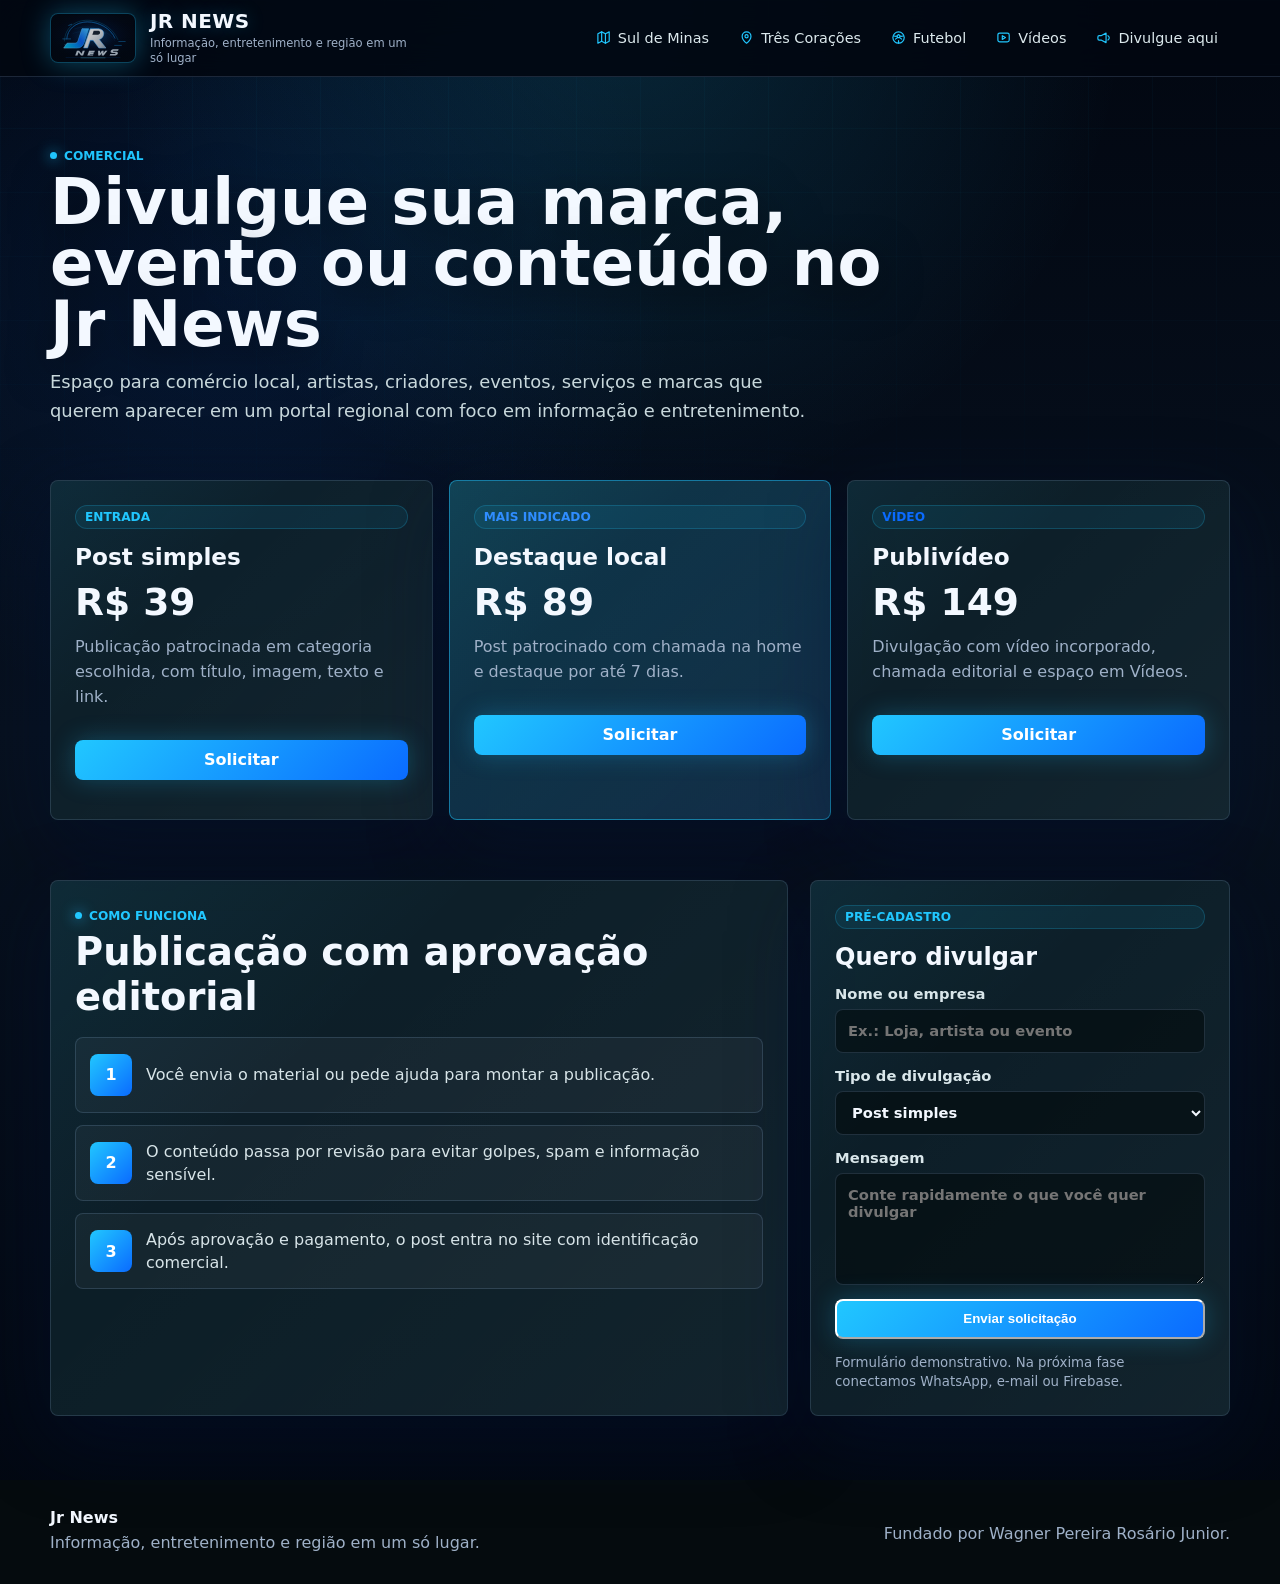
<file: divulgue.html>
<!doctype html>
<html lang="pt-BR">
  <head>
    <meta charset="UTF-8" />
    <meta name="viewport" content="width=device-width, initial-scale=1.0" />
    <title>Divulgue aqui - Jr News</title>
    <meta
      name="description"
      content="Planos comerciais do Jr News para posts patrocinados, banners, vídeos e divulgação local."
    />
    <link rel="stylesheet" href="./styles.css" />
  </head>
  <body>
    <header class="topbar">
      <div class="shell topbar__inner">
        <a class="brand" href="./index.html" aria-label="Jr News início">
          <span class="brand__mark">JR</span>
          <span>
            <strong>Jr News</strong>
            <small>Informação, entretenimento e região em um só lugar</small>
          </span>
        </a>
        <nav class="nav" aria-label="Menu principal">
          <a href="./sul-de-minas.html">Sul de Minas</a>
          <a href="./tres-coracoes.html">Três Corações</a>
          <a href="./futebol.html">Futebol</a>
          <a href="./videos.html">Vídeos</a>
          <a href="./divulgue.html">Divulgue aqui</a>
        </nav>
        <button class="menu-button" type="button" aria-label="Abrir menu" data-menu-button>
          <span></span><span></span><span></span>
        </button>
      </div>
    </header>

    <main>
      <section class="page-hero shell">
        <span class="eyebrow">Comercial</span>
        <h1>Divulgue sua marca, evento ou conteúdo no Jr News</h1>
        <p>
          Espaço para comércio local, artistas, criadores, eventos, serviços e marcas
          que querem aparecer em um portal regional com foco em informação e entretenimento.
        </p>
      </section>

      <section class="shell pricing-grid">
        <article class="price-card">
          <span class="tag">Entrada</span>
          <h2>Post simples</h2>
          <strong>R$ 39</strong>
          <p>Publicação patrocinada em categoria escolhida, com título, imagem, texto e link.</p>
          <a class="button button--primary" href="#solicitar">Solicitar</a>
        </article>
        <article class="price-card price-card--featured">
          <span class="tag tag--green">Mais indicado</span>
          <h2>Destaque local</h2>
          <strong>R$ 89</strong>
          <p>Post patrocinado com chamada na home e destaque por até 7 dias.</p>
          <a class="button button--primary" href="#solicitar">Solicitar</a>
        </article>
        <article class="price-card">
          <span class="tag tag--blue">Vídeo</span>
          <h2>Publivídeo</h2>
          <strong>R$ 149</strong>
          <p>Divulgação com vídeo incorporado, chamada editorial e espaço em Vídeos.</p>
          <a class="button button--primary" href="#solicitar">Solicitar</a>
        </article>
      </section>

      <section class="shell commercial-layout">
        <div class="info-panel">
          <div class="section-heading">
            <span>Como funciona</span>
            <h2>Publicação com aprovação editorial</h2>
          </div>
          <div class="steps-list">
            <article><strong>1</strong><span>Você envia o material ou pede ajuda para montar a publicação.</span></article>
            <article><strong>2</strong><span>O conteúdo passa por revisão para evitar golpes, spam e informação sensível.</span></article>
            <article><strong>3</strong><span>Após aprovação e pagamento, o post entra no site com identificação comercial.</span></article>
          </div>
        </div>

        <form class="contact-card" id="solicitar">
          <span class="tag">Pré-cadastro</span>
          <h2>Quero divulgar</h2>
          <label>
            Nome ou empresa
            <input type="text" placeholder="Ex.: Loja, artista ou evento" />
          </label>
          <label>
            Tipo de divulgação
            <select>
              <option>Post simples</option>
              <option>Destaque local</option>
              <option>Publivídeo</option>
              <option>Pacote mensal</option>
            </select>
          </label>
          <label>
            Mensagem
            <textarea placeholder="Conte rapidamente o que você quer divulgar"></textarea>
          </label>
          <button class="button button--primary" type="button">Enviar solicitação</button>
          <small>Formulário demonstrativo. Na próxima fase conectamos WhatsApp, e-mail ou Firebase.</small>
        </form>
      </section>
    </main>

    <footer class="footer">
      <div class="shell footer__inner">
        <div><strong>Jr News</strong><p>Informação, entretenimento e região em um só lugar.</p></div>
        <p>Fundado por Wagner Pereira Rosário Junior.</p>
      </div>
    </footer>
    <script src="./script.js"></script>
  </body>
</html>
</file>
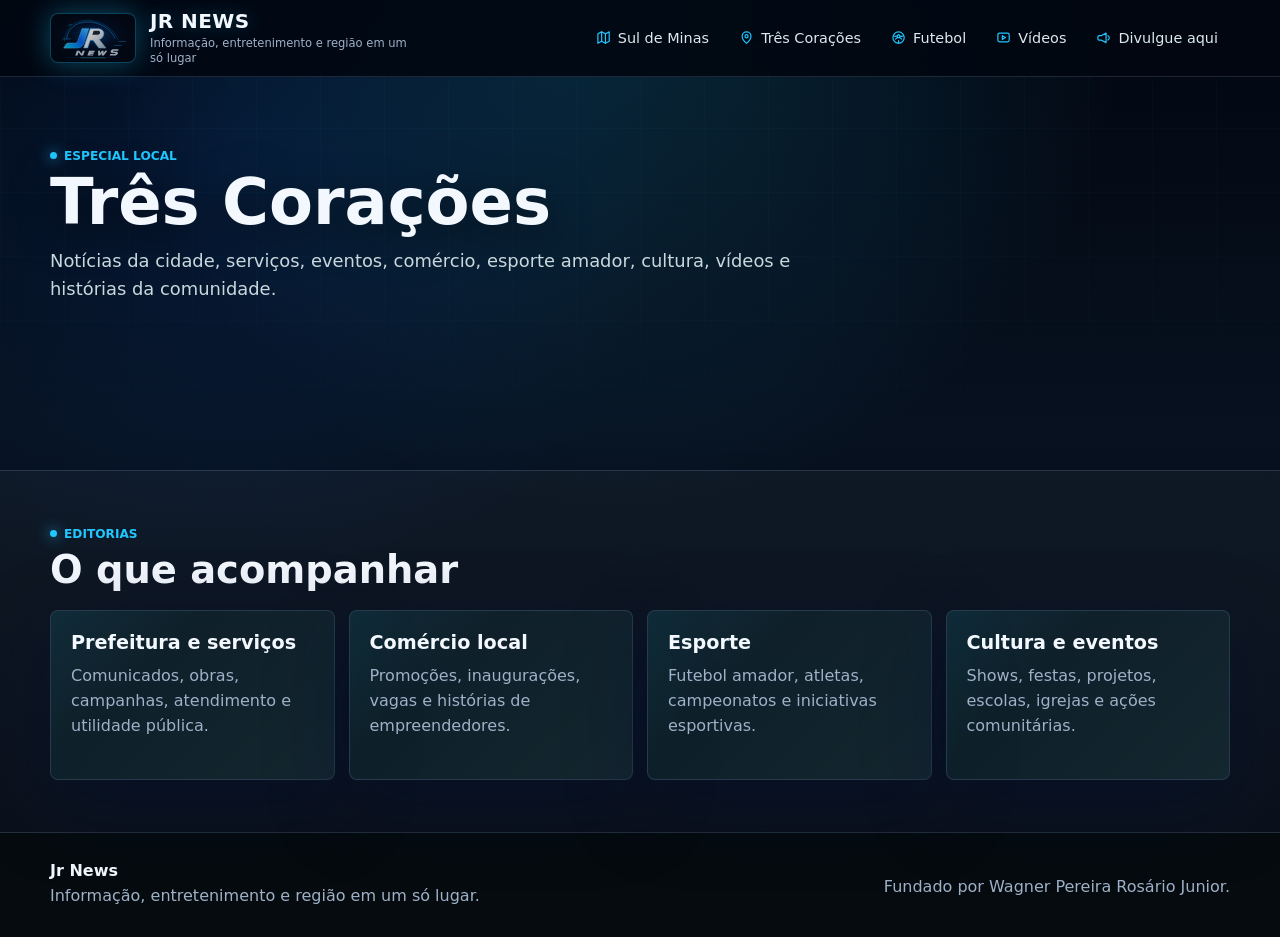
<file: tres-coracoes.html>
<!doctype html>
<html lang="pt-BR">
  <head>
    <meta charset="UTF-8" />
    <meta name="viewport" content="width=device-width, initial-scale=1.0" />
    <title>Três Corações - Jr News</title>
    <meta name="description" content="Cobertura de Três Corações no Jr News." />
    <link rel="stylesheet" href="./styles.css" />
  </head>
  <body>
    <header class="topbar">
      <div class="shell topbar__inner">
        <a class="brand" href="./index.html" aria-label="Jr News início"><span class="brand__mark">JR</span><span><strong>Jr News</strong><small>Informação, entretenimento e região em um só lugar</small></span></a>
        <nav class="nav" aria-label="Menu principal"><a href="./sul-de-minas.html">Sul de Minas</a><a href="./tres-coracoes.html">Três Corações</a><a href="./futebol.html">Futebol</a><a href="./videos.html">Vídeos</a><a href="./divulgue.html">Divulgue aqui</a></nav>
        <button class="menu-button" type="button" aria-label="Abrir menu" data-menu-button><span></span><span></span><span></span></button>
      </div>
    </header>
    <main>
      <section class="page-hero shell">
        <span class="eyebrow">Especial local</span>
        <h1>Três Corações</h1>
        <p>Notícias da cidade, serviços, eventos, comércio, esporte amador, cultura, vídeos e histórias da comunidade.</p>
      </section>
      <section class="shell category-section">
        <div class="cards-three" data-content-list="Três Corações" data-content-layout="card" data-content-limit="6">
          <a class="story-card" href="./materia-tres-coracoes.html"><img src="https://images.unsplash.com/photo-1518005020951-eccb494ad742?auto=format&fit=crop&w=720&q=80" alt="Cidade iluminada" /><div><span class="tag">Matéria</span><h3>Três Corações ganha espaço fixo no Jr News</h3></div></a>
          <article class="story-card story-card--text"><span class="tag tag--green">Serviço</span><h3>Agenda local terá eventos, vagas e comunicados úteis</h3><p>Bloco pensado para reunir informações práticas para moradores.</p></article>
          <article class="story-card story-card--text"><span class="tag tag--blue">Comunidade</span><h3>Moradores poderão sugerir pautas e enviar fotos</h3><p>Na próxima fase, o envio será feito por formulário ou WhatsApp.</p></article>
        </div>
      </section>
      <section class="regional-band"><div class="shell"><div class="section-heading"><span>Editorias</span><h2>O que acompanhar</h2></div><div class="city-grid"><article><h3>Prefeitura e serviços</h3><p>Comunicados, obras, campanhas, atendimento e utilidade pública.</p></article><article><h3>Comércio local</h3><p>Promoções, inaugurações, vagas e histórias de empreendedores.</p></article><article><h3>Esporte</h3><p>Futebol amador, atletas, campeonatos e iniciativas esportivas.</p></article><article><h3>Cultura e eventos</h3><p>Shows, festas, projetos, escolas, igrejas e ações comunitárias.</p></article></div></div></section>
    </main>
    <footer class="footer"><div class="shell footer__inner"><div><strong>Jr News</strong><p>Informação, entretenimento e região em um só lugar.</p></div><p>Fundado por Wagner Pereira Rosário Junior.</p></div></footer>
    <script src="./script.js"></script>
  </body>
</html>
</file>
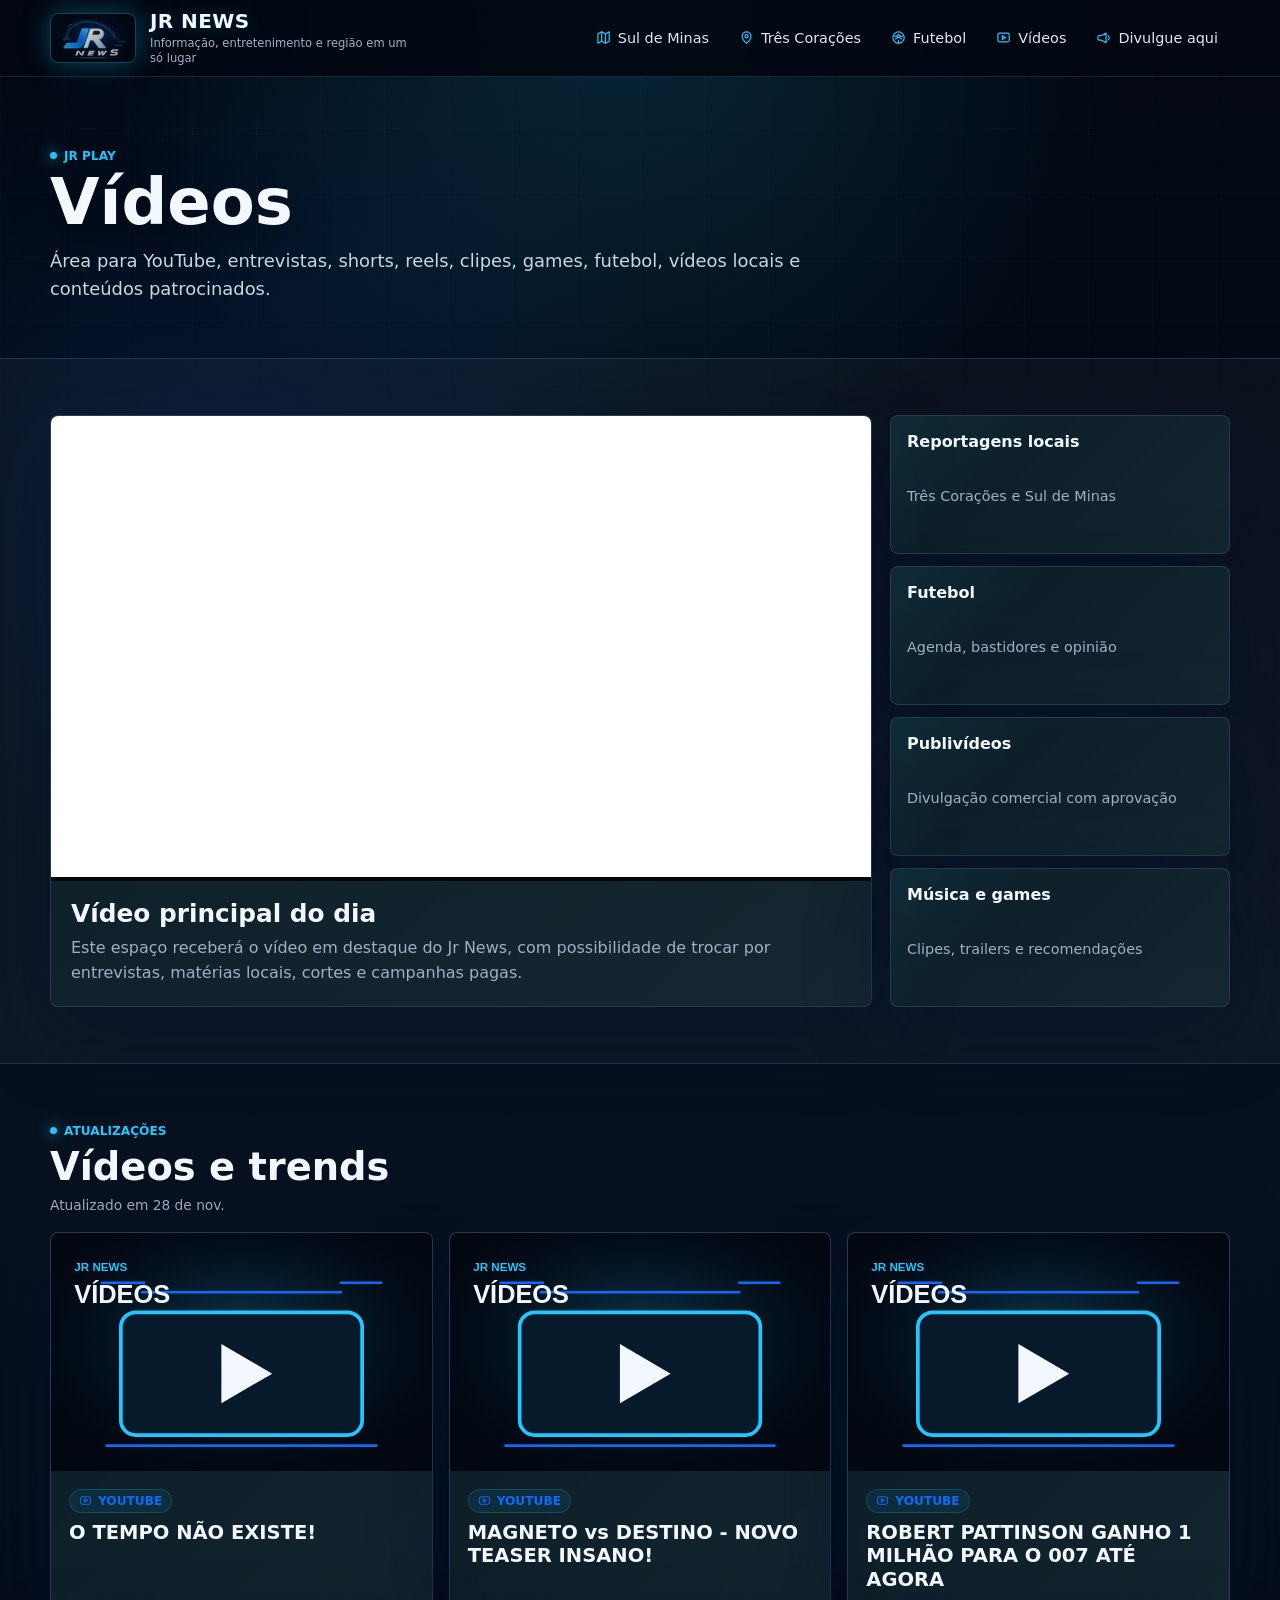
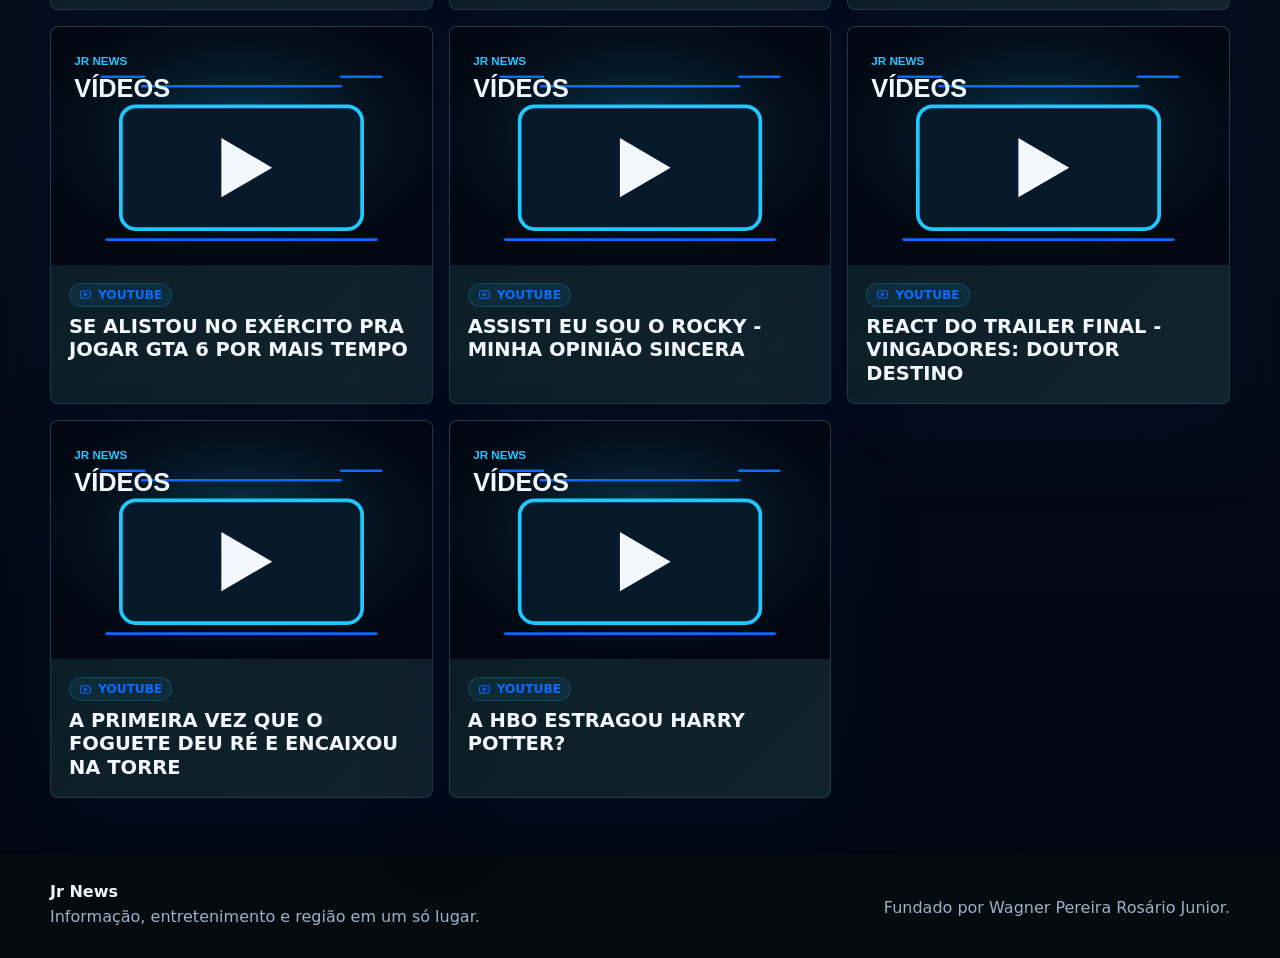
<file: videos.html>
<!doctype html>
<html lang="pt-BR">
  <head>
    <meta charset="UTF-8" />
    <meta name="viewport" content="width=device-width, initial-scale=1.0" />
    <title>Vídeos - Jr News</title>
    <meta name="description" content="Vídeos, YouTube, cortes e publivídeos no Jr News." />
    <link rel="stylesheet" href="./styles.css" />
  </head>
  <body>
    <header class="topbar">
      <div class="shell topbar__inner">
        <a class="brand" href="./index.html" aria-label="Jr News início"><span class="brand__mark">JR</span><span><strong>Jr News</strong><small>Informação, entretenimento e região em um só lugar</small></span></a>
        <nav class="nav" aria-label="Menu principal"><a href="./sul-de-minas.html">Sul de Minas</a><a href="./tres-coracoes.html">Três Corações</a><a href="./futebol.html">Futebol</a><a href="./videos.html">Vídeos</a><a href="./divulgue.html">Divulgue aqui</a></nav>
        <button class="menu-button" type="button" aria-label="Abrir menu" data-menu-button><span></span><span></span><span></span></button>
      </div>
    </header>
    <main>
      <section class="page-hero shell">
        <span class="eyebrow">JR Play</span>
        <h1>Vídeos</h1>
        <p>Área para YouTube, entrevistas, shorts, reels, clipes, games, futebol, vídeos locais e conteúdos patrocinados.</p>
      </section>
      <section class="video-section"><div class="shell"><div class="video-layout"><article class="video-main"><div class="video-frame"><iframe src="https://www.youtube.com/embed/dQw4w9WgXcQ" title="Vídeo demonstrativo incorporado" allow="accelerometer; autoplay; clipboard-write; encrypted-media; gyroscope; picture-in-picture; web-share" allowfullscreen></iframe></div><h3>Vídeo principal do dia</h3><p>Este espaço receberá o vídeo em destaque do Jr News, com possibilidade de trocar por entrevistas, matérias locais, cortes e campanhas pagas.</p></article><div class="video-list"><a href="./tres-coracoes.html"><strong>Reportagens locais</strong><span>Três Corações e Sul de Minas</span></a><a href="./futebol.html"><strong>Futebol</strong><span>Agenda, bastidores e opinião</span></a><a href="./divulgue.html"><strong>Publivídeos</strong><span>Divulgação comercial com aprovação</span></a><a href="./index.html#entretenimento"><strong>Música e games</strong><span>Clipes, trailers e recomendações</span></a></div></div></div></section>
      <section class="shell category-section"><div class="section-heading"><span>Atualizações</span><h2>Vídeos e trends</h2><small class="feed-timestamp" data-updated-at>Atualizando conteúdo diário</small></div><div class="cards-three" data-content-list="Vídeos" data-content-layout="card" data-content-limit="8"><article class="story-card story-card--text"><span class="tag">Shorts</span><h3>Cortes rápidos para redes sociais</h3><p>Chamadas curtas para Instagram, YouTube Shorts e WhatsApp.</p></article><article class="story-card story-card--text"><span class="tag tag--blue">Entrevistas</span><h3>Conversas com comerciantes, artistas e atletas</h3><p>Formato bom para conteúdo local e patrocinado.</p></article><article class="story-card story-card--text"><span class="tag tag--pink">Playlists</span><h3>Canais e vídeos recomendados da semana</h3><p>Curadoria de YouTube por tema: música, games, futebol e região.</p></article></div></section>
    </main>
    <footer class="footer"><div class="shell footer__inner"><div><strong>Jr News</strong><p>Informação, entretenimento e região em um só lugar.</p></div><p>Fundado por Wagner Pereira Rosário Junior.</p></div></footer>
    <script src="./script.js"></script>
  </body>
</html>
</file>
<file: styles.css>
:root {
  color-scheme: dark;
  --bg: #020711;
  --bg-2: #07111f;
  --panel: #0a1727;
  --panel-2: #101f33;
  --line: rgba(169, 204, 255, 0.16);
  --text: #f3f8ff;
  --muted: #9fb1c8;
  --cyan: #21c7ff;
  --lime: #2f8dff;
  --blue: #0a6bff;
  --pink: #d7e5f6;
  --orange: #88bfff;
  --silver: #d9e4f0;
  --shadow: 0 24px 80px rgba(0, 17, 48, 0.48);
  font-family:
    Inter, ui-sans-serif, system-ui, -apple-system, BlinkMacSystemFont, "Segoe UI",
    sans-serif;
}

* {
  box-sizing: border-box;
}

html {
  scroll-behavior: smooth;
}

body {
  margin: 0;
  background:
    radial-gradient(circle at 48% 0%, rgba(33, 199, 255, 0.16), transparent 32rem),
    radial-gradient(circle at 18% 18%, rgba(10, 107, 255, 0.12), transparent 28rem),
    linear-gradient(180deg, #020711 0%, #07111f 46%, #020711 100%);
  color: var(--text);
}

body::before {
  content: "";
  position: fixed;
  inset: 0;
  z-index: -1;
  pointer-events: none;
  background-image:
    linear-gradient(rgba(33, 199, 255, 0.035) 1px, transparent 1px),
    linear-gradient(90deg, rgba(33, 199, 255, 0.035) 1px, transparent 1px);
  background-size: 64px 64px;
  mask-image: linear-gradient(to bottom, black 0%, transparent 72%);
}

a {
  color: inherit;
  text-decoration: none;
}

img {
  display: block;
  max-width: 100%;
}

.shell {
  width: min(1180px, calc(100% - 32px));
  margin: 0 auto;
}

.topbar {
  position: sticky;
  top: 0;
  z-index: 20;
  border-bottom: 1px solid var(--line);
  background: rgba(2, 7, 17, 0.9);
  backdrop-filter: blur(18px);
}

.topbar__inner {
  display: flex;
  align-items: center;
  justify-content: space-between;
  min-height: 76px;
  gap: 24px;
}

.brand {
  display: inline-flex;
  align-items: center;
  gap: 14px;
  min-width: 260px;
}

.brand__mark {
  display: grid;
  place-items: center;
  width: 86px;
  height: 50px;
  border: 1px solid rgba(33, 199, 255, 0.32);
  background:
    linear-gradient(180deg, rgba(2, 7, 17, 0.15), rgba(2, 7, 17, 0.35)),
    url("./assets/jr-news-logo.svg") center / contain no-repeat;
  color: transparent;
  font-size: 0;
  font-weight: 950;
  border-radius: 8px;
  letter-spacing: 0;
  box-shadow: 0 0 28px rgba(33, 199, 255, 0.34);
}

.brand strong {
  display: block;
  font-size: 1.25rem;
  line-height: 1;
}

.brand small {
  display: block;
  max-width: 270px;
  margin-top: 5px;
  color: var(--muted);
  font-size: 0.72rem;
  line-height: 1.25;
}

.nav {
  display: flex;
  align-items: center;
  justify-content: flex-end;
  gap: 6px;
  font-size: 0.9rem;
}

.nav a,
.quick-access a,
.button {
  min-height: 40px;
  border-radius: 8px;
}

.nav a {
  display: inline-flex;
  align-items: center;
  gap: 7px;
  padding: 0 12px;
  color: #dce9ed;
}

.nav a:hover {
  background: rgba(33, 199, 255, 0.09);
  color: white;
}

.menu-button {
  display: none;
  width: 44px;
  height: 44px;
  border: 1px solid var(--line);
  border-radius: 8px;
  background: rgba(255, 255, 255, 0.04);
}

.menu-button span {
  display: block;
  width: 18px;
  height: 2px;
  margin: 4px auto;
  background: var(--text);
}

.jr-icon {
  display: inline-grid;
  place-items: center;
  flex: 0 0 auto;
}

.jr-icon svg {
  width: 1.05em;
  height: 1.05em;
  fill: none;
  stroke: currentColor;
  stroke-width: 1.9;
  stroke-linecap: round;
  stroke-linejoin: round;
}

.nav .jr-icon {
  color: var(--cyan);
}

.ticker {
  border-bottom: 1px solid var(--line);
  background: #050d19;
}

.ticker__inner {
  display: flex;
  align-items: center;
  min-height: 44px;
  gap: 16px;
  overflow: hidden;
}

.ticker strong {
  display: inline-flex;
  align-items: center;
  min-height: 26px;
  padding: 0 10px;
  border-radius: 6px;
  background: linear-gradient(135deg, #21c7ff, #0a6bff);
  color: #f7fbff;
  font-size: 0.75rem;
  text-transform: uppercase;
}

.ticker__track {
  display: flex;
  gap: 34px;
  min-width: max-content;
  color: #d7e4e8;
  font-size: 0.9rem;
  animation: ticker 32s linear infinite;
}

@keyframes ticker {
  from {
    transform: translateX(0);
  }
  to {
    transform: translateX(-42%);
  }
}

.hero {
  display: grid;
  grid-template-columns: minmax(0, 1.8fr) minmax(280px, 0.7fr);
  gap: 18px;
  padding: 28px 0 18px;
}

.lead-card,
.mini-card,
.panel,
.ad-box,
.story-card,
.city-grid article,
.video-main,
.video-list a,
.plans article {
  border: 1px solid var(--line);
  background: rgba(16, 36, 45, 0.78);
  box-shadow: var(--shadow);
}

.lead-card {
  position: relative;
  min-height: 520px;
  overflow: hidden;
  border-radius: 8px;
}

.lead-card img {
  width: 100%;
  height: 100%;
  min-height: 520px;
  object-fit: cover;
  filter: saturate(0.9) contrast(1.08) brightness(0.62);
}

.lead-card::after {
  content: "";
  position: absolute;
  inset: 0;
  background: linear-gradient(90deg, rgba(2, 7, 17, 0.96), rgba(2, 7, 17, 0.62) 48%, rgba(2, 7, 17, 0.16));
}

.lead-card__content {
  position: absolute;
  inset: auto auto 0 0;
  z-index: 1;
  width: min(680px, 100%);
  padding: 44px;
}

.eyebrow,
.section-heading span,
.tag {
  color: var(--cyan);
  font-size: 0.76rem;
  font-weight: 800;
  letter-spacing: 0;
  text-transform: uppercase;
}

h1,
h2,
h3,
p {
  margin-top: 0;
}

h1 {
  max-width: 760px;
  margin-bottom: 16px;
  font-size: clamp(2.1rem, 5vw, 4.6rem);
  line-height: 0.95;
  letter-spacing: 0;
}

.lead-card p {
  max-width: 620px;
  color: #d8e5e8;
  font-size: 1.1rem;
  line-height: 1.55;
}

.actions {
  display: flex;
  flex-wrap: wrap;
  gap: 10px;
  margin-top: 28px;
}

.button {
  display: inline-flex;
  align-items: center;
  justify-content: center;
  padding: 0 18px;
  font-weight: 800;
}

.button--primary {
  background: linear-gradient(135deg, #21c7ff, #0a6bff);
  color: white;
  box-shadow: 0 0 24px rgba(33, 199, 255, 0.25);
}

.button--ghost {
  border: 1px solid rgba(255, 255, 255, 0.28);
  background: rgba(255, 255, 255, 0.08);
}

.side-stack {
  display: grid;
  gap: 18px;
}

.mini-card {
  min-height: 158px;
  padding: 22px;
  border-radius: 8px;
}

.mini-card--accent {
  background: linear-gradient(135deg, rgba(33, 199, 255, 0.16), rgba(10, 107, 255, 0.13)), var(--panel);
}

.mini-card span {
  display: inline-block;
  margin-bottom: 12px;
  color: var(--lime);
  font-size: 0.8rem;
  font-weight: 850;
  text-transform: uppercase;
}

.mini-card h2 {
  margin: 0;
  font-size: 1.25rem;
  line-height: 1.22;
}

.quick-access {
  display: grid;
  grid-template-columns: repeat(6, 1fr);
  gap: 10px;
  padding: 12px 0 30px;
}

.quick-access a {
  display: grid;
  place-items: center;
  border: 1px solid var(--line);
  background: rgba(255, 255, 255, 0.045);
  color: #e6f2f4;
  font-size: 0.88rem;
  font-weight: 750;
}

.quick-access a:hover {
  border-color: rgba(33, 199, 255, 0.5);
  color: white;
}

.content-grid {
  display: grid;
  grid-template-columns: minmax(0, 1fr) 340px;
  gap: 26px;
  padding-bottom: 50px;
}

.section-heading {
  margin-bottom: 18px;
}

.section-heading h2 {
  margin: 5px 0 0;
  font-size: clamp(1.7rem, 3vw, 2.5rem);
  letter-spacing: 0;
}

.section-heading small,
.feed-timestamp {
  display: inline-block;
  margin-top: 8px;
  color: var(--muted);
  font-size: 0.86rem;
}

.section-heading--compact h2 {
  font-size: 1.45rem;
}

.main-feed {
  min-width: 0;
}

.news-row {
  display: grid;
  grid-template-columns: 230px minmax(0, 1fr);
  gap: 18px;
  padding: 20px 0;
  border-top: 1px solid var(--line);
}

a.news-row {
  transition: border-color 160ms ease, background 160ms ease, transform 160ms ease;
}

a.news-row:hover {
  border-color: rgba(33, 199, 255, 0.35);
  background: rgba(255, 255, 255, 0.025);
  transform: translateY(-1px);
}

.news-row img {
  width: 100%;
  aspect-ratio: 16 / 10;
  object-fit: cover;
  border-radius: 8px;
}

.news-row h3 {
  margin: 6px 0 8px;
  font-size: 1.45rem;
  line-height: 1.14;
}

.news-row p,
.story-card p,
.spotlight p,
.video-main p,
.publish-band p,
.ad-box p,
.footer p,
.city-grid p {
  color: var(--muted);
  line-height: 1.55;
}

.news-row small {
  color: #7f949c;
}

.tag--green {
  color: var(--lime);
}

.tag--blue {
  color: var(--blue);
}

.tag--pink {
  color: var(--pink);
}

.rail {
  display: grid;
  align-content: start;
  gap: 18px;
}

.panel,
.ad-box {
  border-radius: 8px;
  padding: 20px;
}

.rank-list {
  display: grid;
  gap: 14px;
  margin: 0;
  padding-left: 24px;
}

.rank-list li::marker {
  color: var(--cyan);
  font-weight: 900;
}

.rank-list a {
  font-weight: 780;
  line-height: 1.35;
}

.ad-box {
  background: linear-gradient(145deg, rgba(136, 191, 255, 0.16), rgba(10, 107, 255, 0.14)), var(--panel);
}

.ad-box span {
  color: var(--orange);
  font-size: 0.74rem;
  font-weight: 900;
  text-transform: uppercase;
}

.ad-box h2 {
  margin: 8px 0 8px;
  font-size: 1.5rem;
}

.ad-box a {
  display: inline-flex;
  align-items: center;
  min-height: 38px;
  margin-top: 6px;
  padding: 0 14px;
  border-radius: 8px;
  background: linear-gradient(135deg, #f3f8ff, #88bfff);
  color: #031026;
  font-weight: 850;
}

.regional-band,
.video-section,
.publish-band {
  border-top: 1px solid var(--line);
  border-bottom: 1px solid var(--line);
  background: rgba(255, 255, 255, 0.035);
}

.regional-band {
  padding: 52px 0;
}

.city-grid {
  display: grid;
  grid-template-columns: repeat(4, 1fr);
  gap: 14px;
}

.city-grid article {
  min-height: 170px;
  padding: 20px;
  border-radius: 8px;
}

.city-grid h3 {
  margin-bottom: 10px;
  font-size: 1.2rem;
}

.spotlight {
  display: grid;
  grid-template-columns: minmax(0, 0.9fr) minmax(360px, 1fr);
  gap: 30px;
  align-items: center;
  padding: 58px 0;
}

.spotlight h2 {
  margin: 8px 0 12px;
  font-size: clamp(2rem, 4vw, 3.4rem);
  line-height: 1;
}

.topic-list {
  display: flex;
  flex-wrap: wrap;
  gap: 8px;
  margin-top: 22px;
}

.topic-list span {
  display: inline-flex;
  align-items: center;
  min-height: 34px;
  padding: 0 12px;
  border: 1px solid var(--line);
  border-radius: 999px;
  background: rgba(255, 255, 255, 0.05);
  font-size: 0.85rem;
  font-weight: 760;
}

.spotlight__media img {
  width: 100%;
  aspect-ratio: 4 / 3;
  object-fit: cover;
  border-radius: 8px;
  border: 1px solid var(--line);
}

.category-section {
  padding: 56px 0;
}

.cards-three {
  display: grid;
  grid-template-columns: repeat(3, 1fr);
  gap: 16px;
}

.story-card {
  overflow: hidden;
  border-radius: 8px;
}

.story-card img {
  width: 100%;
  aspect-ratio: 16 / 10;
  object-fit: cover;
}

.story-card div,
.story-card--text {
  padding: 18px;
}

.story-card h3 {
  margin: 8px 0 0;
  font-size: 1.22rem;
  line-height: 1.2;
}

.story-card--text {
  min-height: 210px;
}

.video-section {
  padding: 56px 0;
}

.video-layout {
  display: grid;
  grid-template-columns: minmax(0, 1fr) 340px;
  gap: 18px;
}

.video-main {
  border-radius: 8px;
  overflow: hidden;
}

.video-frame {
  aspect-ratio: 16 / 9;
  background: #020809;
}

.video-frame iframe {
  width: 100%;
  height: 100%;
  border: 0;
}

.video-main h3,
.video-main p {
  margin-right: 20px;
  margin-left: 20px;
}

.video-main h3 {
  margin-top: 18px;
  margin-bottom: 8px;
  font-size: 1.55rem;
}

.video-main p {
  margin-bottom: 20px;
}

.video-list {
  display: grid;
  gap: 12px;
}

.video-list a {
  display: grid;
  gap: 6px;
  min-height: 92px;
  padding: 16px;
  border-radius: 8px;
}

.video-list span {
  color: var(--muted);
  font-size: 0.9rem;
  line-height: 1.35;
}

.publish-band {
  padding: 54px 0;
}

.publish-band__inner {
  display: grid;
  grid-template-columns: minmax(0, 0.9fr) minmax(420px, 1fr);
  gap: 28px;
  align-items: center;
}

.publish-band h2 {
  margin: 8px 0 10px;
  font-size: clamp(2rem, 4vw, 3.2rem);
  line-height: 1;
}

.plans {
  display: grid;
  grid-template-columns: repeat(3, 1fr);
  gap: 12px;
}

.plans article {
  min-height: 132px;
  padding: 18px;
  border-radius: 8px;
}

.plans strong {
  display: block;
  margin-bottom: 10px;
  color: var(--cyan);
  font-size: 1.15rem;
}

.plans span {
  color: #dce8eb;
  line-height: 1.35;
}

.footer {
  padding: 28px 0;
  background: #050b0e;
}

.footer__inner {
  display: flex;
  align-items: center;
  justify-content: space-between;
  gap: 24px;
  color: var(--muted);
}

.footer strong {
  color: var(--text);
}

.footer p {
  margin: 4px 0 0;
}

.brand strong {
  text-transform: uppercase;
  letter-spacing: 0.02em;
  text-shadow: 0 0 18px rgba(33, 199, 255, 0.28);
}

.nav a,
.button,
.quick-access a,
.story-card,
.video-list a,
.ad-box a {
  transition:
    transform 160ms ease,
    box-shadow 160ms ease,
    border-color 160ms ease,
    background 160ms ease,
    color 160ms ease;
}

.nav a:hover,
.button:hover,
.ad-box a:hover {
  transform: translateY(-2px);
}

.lead-card,
.mini-card,
.panel,
.ad-box,
.story-card,
.city-grid article,
.video-main,
.video-list a,
.plans article,
.price-card,
.info-panel,
.contact-card {
  position: relative;
  overflow: hidden;
}

.lead-card::before,
.mini-card::before,
.panel::before,
.ad-box::before,
.story-card::before,
.city-grid article::before,
.video-main::before,
.video-list a::before,
.plans article::before,
.price-card::before,
.info-panel::before,
.contact-card::before {
  content: "";
  position: absolute;
  inset: 0;
  z-index: 0;
  pointer-events: none;
  background: linear-gradient(135deg, rgba(33, 199, 255, 0.2), transparent 34%, rgba(255, 255, 255, 0.08));
  opacity: 0.34;
}

.lead-card > *,
.mini-card > *,
.panel > *,
.ad-box > *,
.story-card > *,
.city-grid article > *,
.video-main > *,
.video-list a > *,
.plans article > *,
.price-card > *,
.info-panel > *,
.contact-card > * {
  position: relative;
  z-index: 1;
}

.lead-card {
  border-color: rgba(33, 199, 255, 0.3);
}

h1 {
  text-shadow: 0 10px 40px rgba(0, 0, 0, 0.52);
}

.eyebrow::before,
.section-heading span::before {
  content: "";
  display: inline-block;
  width: 7px;
  height: 7px;
  margin-right: 7px;
  border-radius: 50%;
  background: currentColor;
  box-shadow: 0 0 14px currentColor;
  vertical-align: 1px;
}

.mini-card span {
  display: inline-flex;
  align-items: center;
  gap: 7px;
}

.mini-card i {
  display: grid;
  place-items: center;
  width: 28px;
  height: 28px;
  border: 1px solid rgba(33, 199, 255, 0.25);
  border-radius: 8px;
  background: rgba(33, 199, 255, 0.1);
  color: #f3f8ff;
  font-style: normal;
}

.quick-access a {
  display: inline-flex;
  align-items: center;
  justify-content: center;
  gap: 8px;
}

.quick-access a:hover {
  background: rgba(33, 199, 255, 0.09);
  transform: translateY(-2px);
}

.quick-access span {
  display: grid;
  place-items: center;
  width: 26px;
  height: 26px;
  border-radius: 8px;
  background: rgba(33, 199, 255, 0.12);
  color: var(--cyan);
}

.news-row {
  border-radius: 8px;
  padding-right: 12px;
}

.news-row img {
  box-shadow: 0 12px 38px rgba(0, 0, 0, 0.28);
}

.tag {
  display: inline-flex;
  align-items: center;
  gap: 6px;
  min-height: 24px;
  padding: 0 9px;
  border: 1px solid rgba(33, 199, 255, 0.2);
  border-radius: 999px;
  background: rgba(33, 199, 255, 0.08);
}

.tag .jr-icon svg {
  width: 13px;
  height: 13px;
}

.story-card:hover,
.video-list a:hover {
  border-color: rgba(33, 199, 255, 0.42);
  transform: translateY(-3px);
}

.story-card img {
  transition: transform 280ms ease, filter 280ms ease;
}

.story-card:hover img {
  filter: saturate(1.15) contrast(1.08);
  transform: scale(1.035);
}

.rank-list a:hover {
  color: var(--cyan);
}

.page-hero {
  padding: 68px 0 36px;
}

.page-hero h1 {
  max-width: 860px;
  margin: 8px 0 14px;
}

.page-hero p {
  max-width: 760px;
  color: #c8d8dc;
  font-size: 1.12rem;
  line-height: 1.6;
}

.breadcrumb {
  display: inline-flex;
  align-items: center;
  min-height: 34px;
  margin-bottom: 18px;
  padding: 0 12px;
  border: 1px solid rgba(20, 231, 212, 0.35);
  border-radius: 999px;
  color: var(--cyan);
  font-size: 0.82rem;
  font-weight: 850;
}

.article-page {
  padding: 54px 0 70px;
}

.article-header {
  max-width: 930px;
}

.article-header h1 {
  margin-bottom: 18px;
}

.article-header p {
  max-width: 820px;
  color: #d5e3e6;
  font-size: 1.18rem;
  line-height: 1.62;
}

.article-meta {
  color: var(--muted);
  font-size: 0.92rem;
}

.article-cover {
  width: 100%;
  max-height: 520px;
  margin: 30px 0;
  object-fit: cover;
  border: 1px solid var(--line);
  border-radius: 8px;
  box-shadow: var(--shadow);
}

.article-layout {
  display: grid;
  grid-template-columns: minmax(0, 1fr) 330px;
  gap: 38px;
}

.article-body {
  max-width: 760px;
}

.article-body p {
  color: #d1dee2;
  font-size: 1.04rem;
  line-height: 1.78;
}

.article-body h2 {
  margin: 30px 0 10px;
  font-size: 1.65rem;
}

.article-aside {
  align-self: start;
  position: sticky;
  top: 96px;
}

.pricing-grid {
  display: grid;
  grid-template-columns: repeat(3, 1fr);
  gap: 16px;
  padding-bottom: 46px;
}

.price-card,
.info-panel,
.contact-card {
  border: 1px solid var(--line);
  border-radius: 8px;
  background: rgba(16, 36, 45, 0.78);
  box-shadow: var(--shadow);
}

.price-card {
  display: grid;
  align-content: start;
  gap: 14px;
  min-height: 340px;
  padding: 24px;
}

.price-card--featured {
  border-color: rgba(33, 199, 255, 0.5);
  background:
    linear-gradient(145deg, rgba(33, 199, 255, 0.15), rgba(10, 107, 255, 0.12)),
    rgba(16, 36, 45, 0.86);
}

.price-card h2 {
  margin: 0;
  font-size: 1.45rem;
}

.price-card strong {
  color: var(--text);
  font-size: 2.35rem;
  line-height: 1;
}

.price-card p {
  color: var(--muted);
  line-height: 1.55;
}

.commercial-layout {
  display: grid;
  grid-template-columns: minmax(0, 1fr) 420px;
  gap: 22px;
  padding: 14px 0 64px;
}

.info-panel,
.contact-card {
  padding: 24px;
}

.steps-list {
  display: grid;
  gap: 12px;
}

.steps-list article {
  display: grid;
  grid-template-columns: 42px minmax(0, 1fr);
  gap: 14px;
  align-items: center;
  min-height: 76px;
  padding: 14px;
  border: 1px solid var(--line);
  border-radius: 8px;
  background: rgba(255, 255, 255, 0.04);
}

.steps-list strong {
  display: grid;
  place-items: center;
  width: 42px;
  height: 42px;
  border-radius: 8px;
  background: linear-gradient(135deg, #21c7ff, #0a6bff);
  color: white;
}

.steps-list span {
  color: #d7e4e8;
  line-height: 1.45;
}

.contact-card {
  display: grid;
  gap: 14px;
}

.contact-card h2 {
  margin: 0;
}

.contact-card label {
  display: grid;
  gap: 7px;
  color: #d9e6ea;
  font-size: 0.92rem;
  font-weight: 760;
}

.contact-card input,
.contact-card select,
.contact-card textarea {
  width: 100%;
  border: 1px solid var(--line);
  border-radius: 8px;
  background: rgba(3, 10, 12, 0.56);
  color: var(--text);
  font: inherit;
}

.contact-card input,
.contact-card select {
  min-height: 44px;
  padding: 0 12px;
}

.contact-card textarea {
  min-height: 112px;
  padding: 12px;
  resize: vertical;
}

.contact-card small {
  color: var(--muted);
  line-height: 1.45;
}

@media (max-width: 980px) {
  .menu-button {
    display: inline-block;
  }

  .nav {
    position: absolute;
    top: 76px;
    right: 16px;
    left: 16px;
    display: none;
    flex-direction: column;
    align-items: stretch;
    padding: 12px;
    border: 1px solid var(--line);
    border-radius: 8px;
    background: rgba(7, 16, 20, 0.98);
  }

  .nav.is-open {
    display: flex;
  }

  .nav a {
    min-height: 44px;
  }

  .hero,
  .content-grid,
  .spotlight,
  .video-layout,
  .publish-band__inner,
  .article-layout,
  .commercial-layout {
    grid-template-columns: 1fr;
  }

  .quick-access {
    grid-template-columns: repeat(3, 1fr);
  }

  .city-grid,
  .cards-three,
  .pricing-grid {
    grid-template-columns: repeat(2, 1fr);
  }

  .article-aside {
    position: static;
  }

  .lead-card,
  .lead-card img {
    min-height: 470px;
  }
}

@media (max-width: 640px) {
  .shell {
    width: min(100% - 24px, 1180px);
  }

  .topbar__inner {
    min-height: 68px;
  }

  .brand {
    min-width: 0;
  }

  .brand small {
    display: none;
  }

  .brand__mark {
    width: 72px;
    height: 42px;
  }

  .nav {
    top: 68px;
    right: 12px;
    left: 12px;
  }

  .ticker__inner {
    gap: 10px;
  }

  .ticker__track {
    font-size: 0.82rem;
  }

  .hero {
    padding-top: 18px;
  }

  .lead-card,
  .lead-card img {
    min-height: 500px;
  }

  .lead-card::after {
    background: linear-gradient(180deg, rgba(7, 16, 20, 0.18), rgba(7, 16, 20, 0.96));
  }

  .lead-card__content {
    padding: 24px;
  }

  h1 {
    font-size: 2.45rem;
  }

  .lead-card p {
    font-size: 1rem;
  }

  .quick-access,
  .city-grid,
  .cards-three,
  .plans,
  .pricing-grid {
    grid-template-columns: 1fr;
  }

  .page-hero {
    padding-top: 46px;
  }

  .price-card {
    min-height: 0;
  }

  .news-row {
    grid-template-columns: 1fr;
  }

  .news-row h3 {
    font-size: 1.25rem;
  }

  .spotlight {
    padding: 42px 0;
  }

  .spotlight__media {
    min-width: 0;
  }

  .footer__inner {
    align-items: flex-start;
    flex-direction: column;
  }
}
</file>
